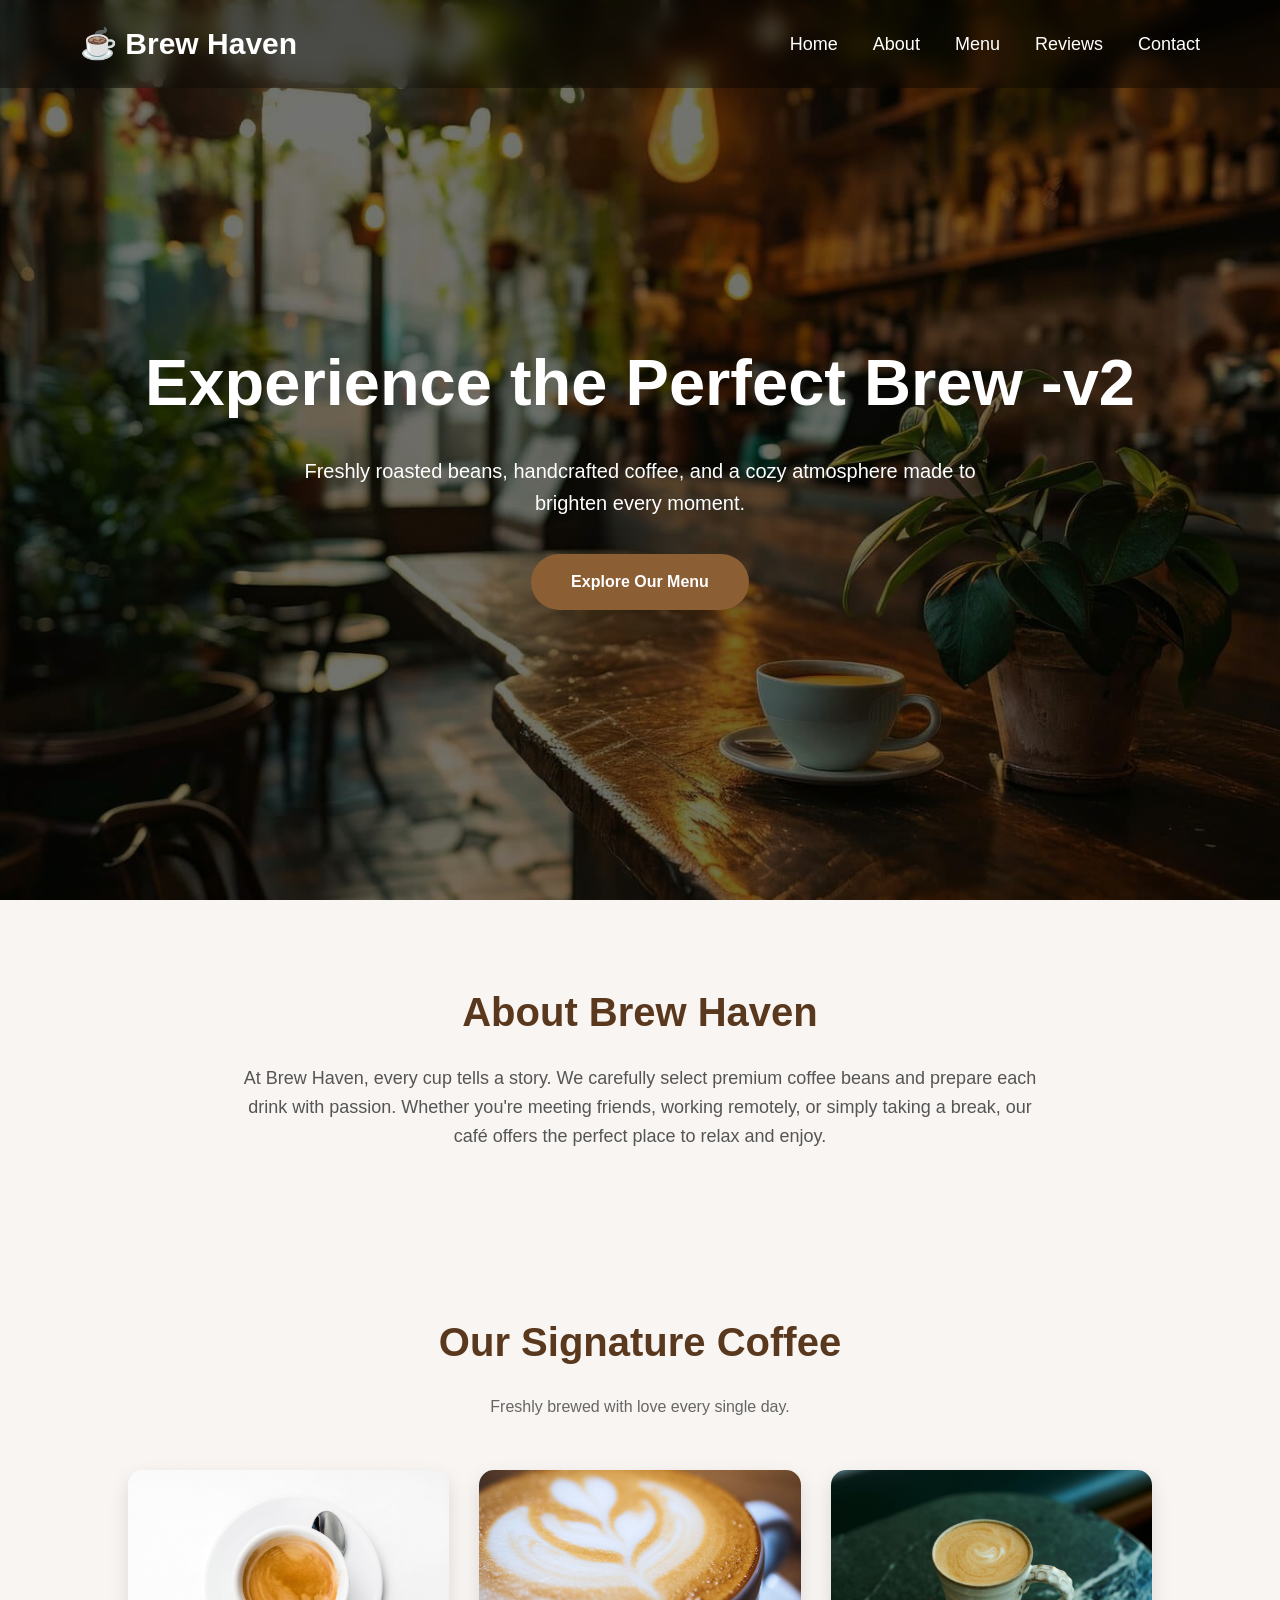
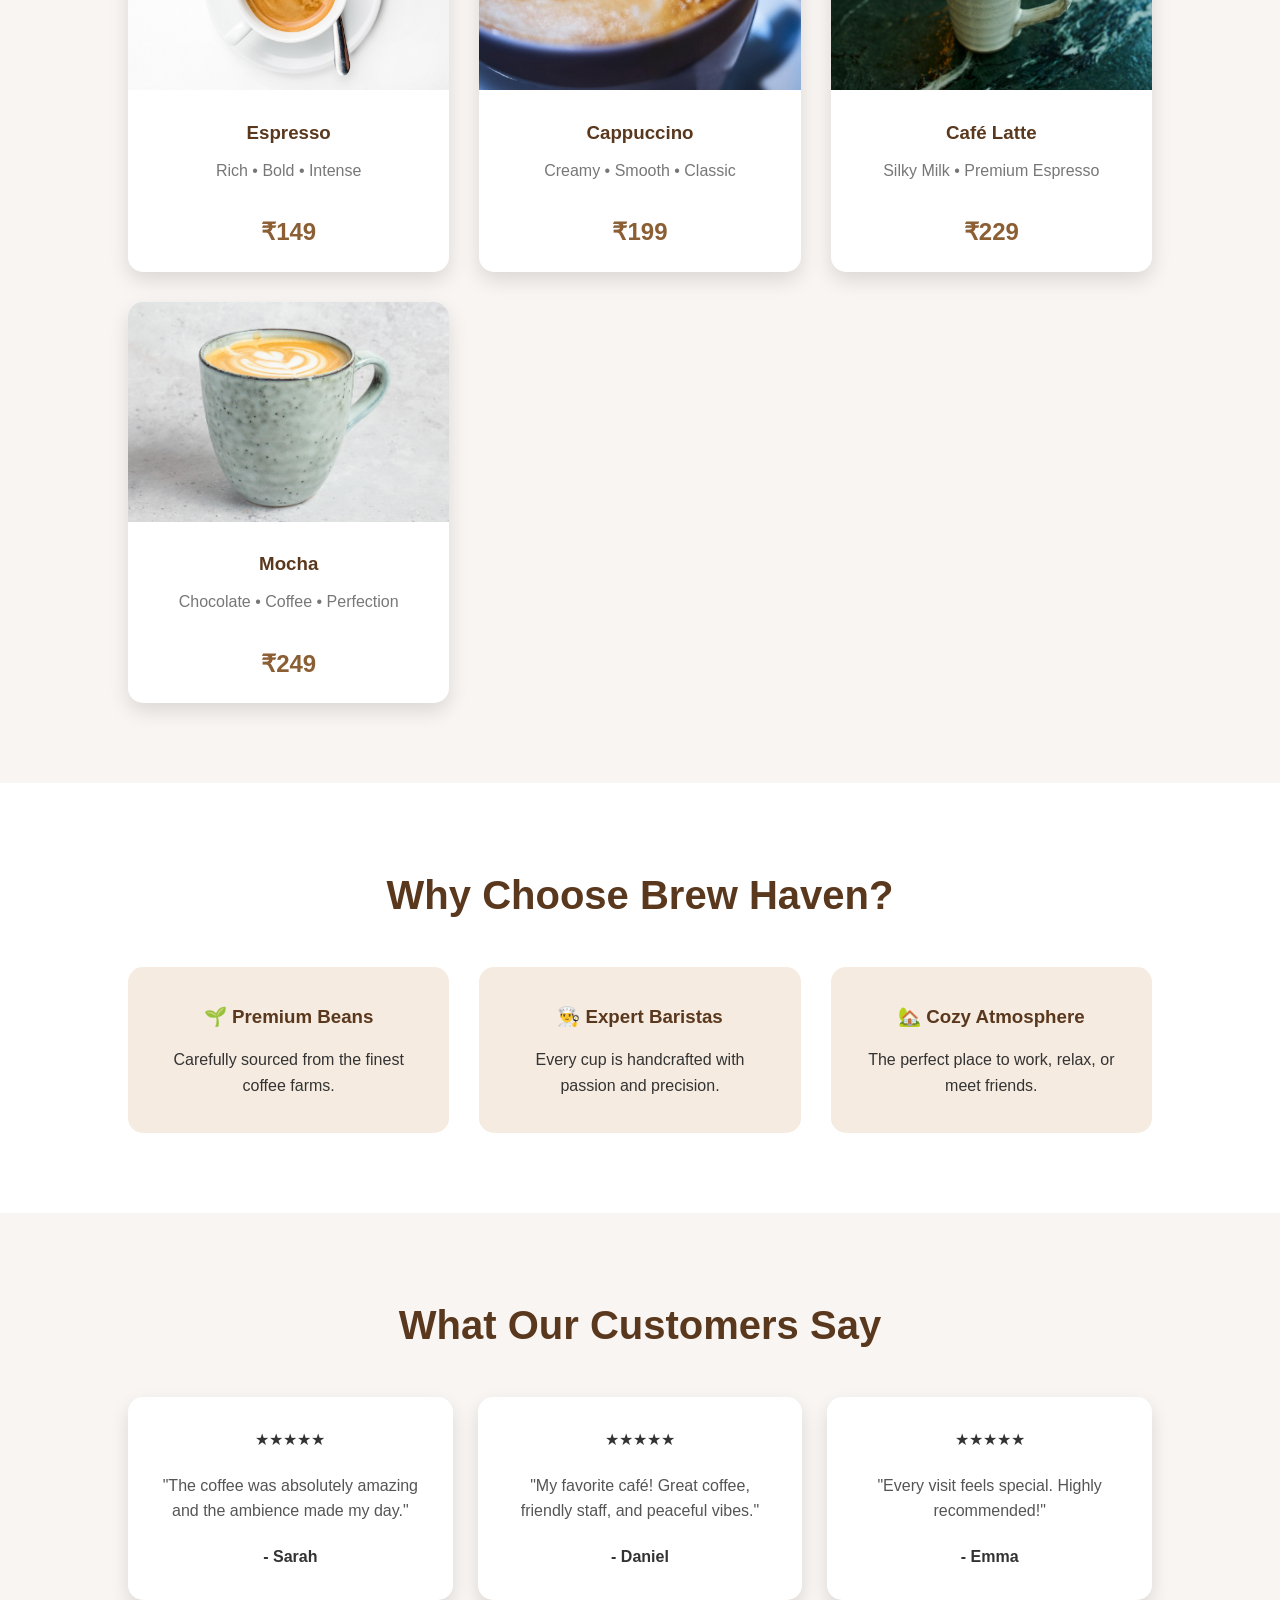
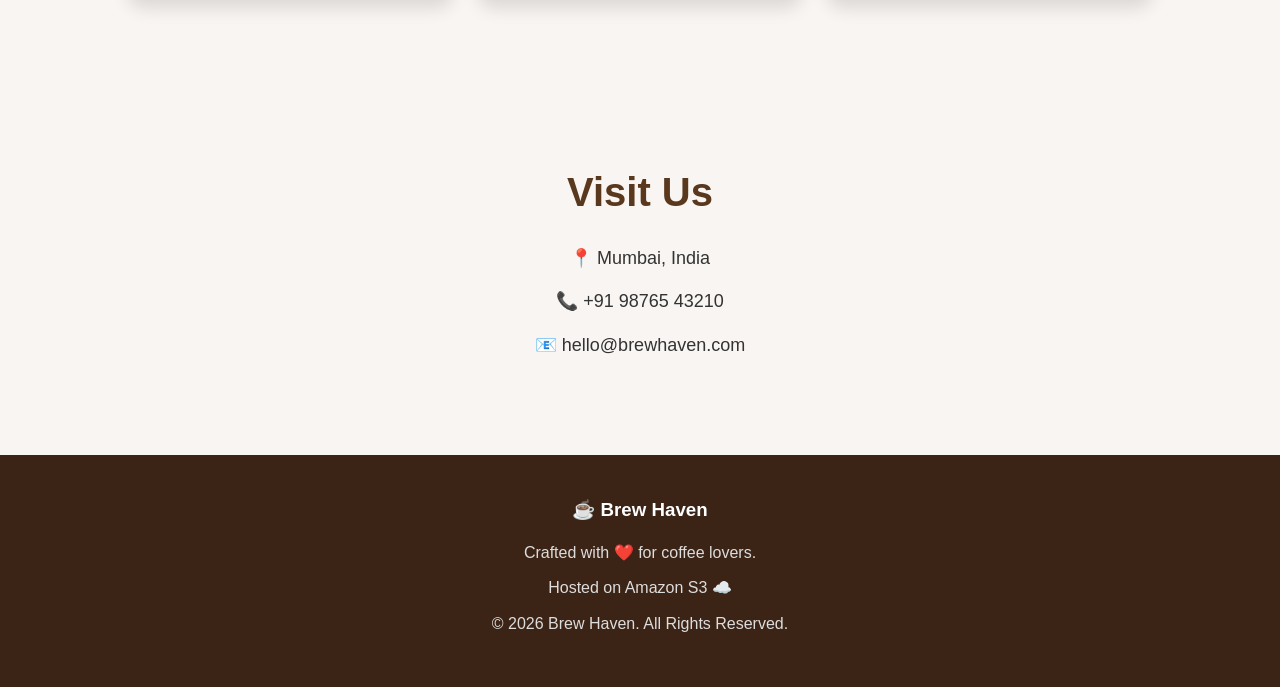
<file: AWS-S3-Static-Website-Hosting/website/index.html>
<!DOCTYPE html>
<html lang="en">
<head>
    <meta charset="UTF-8">
    <meta name="viewport" content="width=device-width, initial-scale=1.0">
    <title>Brew Haven | Premium Coffee Experience</title>
    <link rel="stylesheet" href="style.css">
</head>

<body>

<header class="hero">

<nav>
    <h2 class="logo">☕ Brew Haven</h2>

    <ul>
        <li><a href="#home">Home</a></li>
        <li><a href="#about">About</a></li>
        <li><a href="#menu">Menu</a></li>
        <li><a href="#reviews">Reviews</a></li>
        <li><a href="#contact">Contact</a></li>
    </ul>
</nav>

<div class="hero-content">

<h1>Experience the Perfect Brew -v2</h1>

<p>
Freshly roasted beans, handcrafted coffee, and a cozy atmosphere
made to brighten every moment.
</p>

<a href="#menu" class="btn">
Explore Our Menu
</a>

</div>

</header>

<!-- ABOUT -->

<section id="about">

<h2>About Brew Haven</h2>

<p>
At Brew Haven, every cup tells a story.
We carefully select premium coffee beans and prepare each drink with passion.
Whether you're meeting friends, working remotely,
or simply taking a break, our café offers the perfect place to relax and enjoy.
</p>

</section>

<!-- MENU -->

<section id="menu">

<h2>Our Signature Coffee</h2>

<p class="section-text">
Freshly brewed with love every single day.
</p>

<div class="menu-container">

<div class="card">

<img src="coffee1.jpg" alt="Espresso">

<h3>Espresso</h3>

<p>
Rich • Bold • Intense
</p>

<h4>₹149</h4>

</div>

<div class="card">

<img src="coffee2.jpg" alt="Cappuccino">

<h3>Cappuccino</h3>

<p>
Creamy • Smooth • Classic
</p>

<h4>₹199</h4>

</div>

<div class="card">

<img src="coffee3.jpg" alt="Latte">

<h3>Café Latte</h3>

<p>
Silky Milk • Premium Espresso
</p>

<h4>₹229</h4>

</div>

<div class="card">

<img src="coffee4.jpg" alt="Mocha">

<h3>Mocha</h3>

<p>
Chocolate • Coffee • Perfection
</p>

<h4>₹249</h4>

</div>

</div>

</section>

<!-- WHY US -->

<section class="features">

<h2>Why Choose Brew Haven?</h2>

<div class="feature-box">

<div>
<h3>🌱 Premium Beans</h3>
<p>Carefully sourced from the finest coffee farms.</p>
</div>

<div>
<h3>👨‍🍳 Expert Baristas</h3>
<p>Every cup is handcrafted with passion and precision.</p>
</div>

<div>
<h3>🏡 Cozy Atmosphere</h3>
<p>The perfect place to work, relax, or meet friends.</p>
</div>

</div>

</section>

<!-- REVIEWS -->

<section id="reviews">

<h2>What Our Customers Say</h2>

<div class="review-container">

<div class="review">

★★★★★

<p>
"The coffee was absolutely amazing and the ambience made my day."
</p>

<h4>- Sarah</h4>

</div>

<div class="review">

★★★★★

<p>
"My favorite café! Great coffee, friendly staff, and peaceful vibes."
</p>

<h4>- Daniel</h4>

</div>

<div class="review">

★★★★★

<p>
"Every visit feels special. Highly recommended!"
</p>

<h4>- Emma</h4>

</div>

</div>

</section>

<!-- CONTACT -->

<section id="contact">

<h2>Visit Us</h2>

<p>
📍 Mumbai, India
</p>

<p>
📞 +91 98765 43210
</p>

<p>
📧 hello@brewhaven.com
</p>

</section>

<!-- FOOTER -->

<footer>

<h3>☕ Brew Haven</h3>

<p>
Crafted with ❤️ for coffee lovers.
</p>

<p>
Hosted on Amazon S3 ☁️
</p>

<p>
© 2026 Brew Haven. All Rights Reserved.
</p>

</footer>

</body>
</html>
</file>
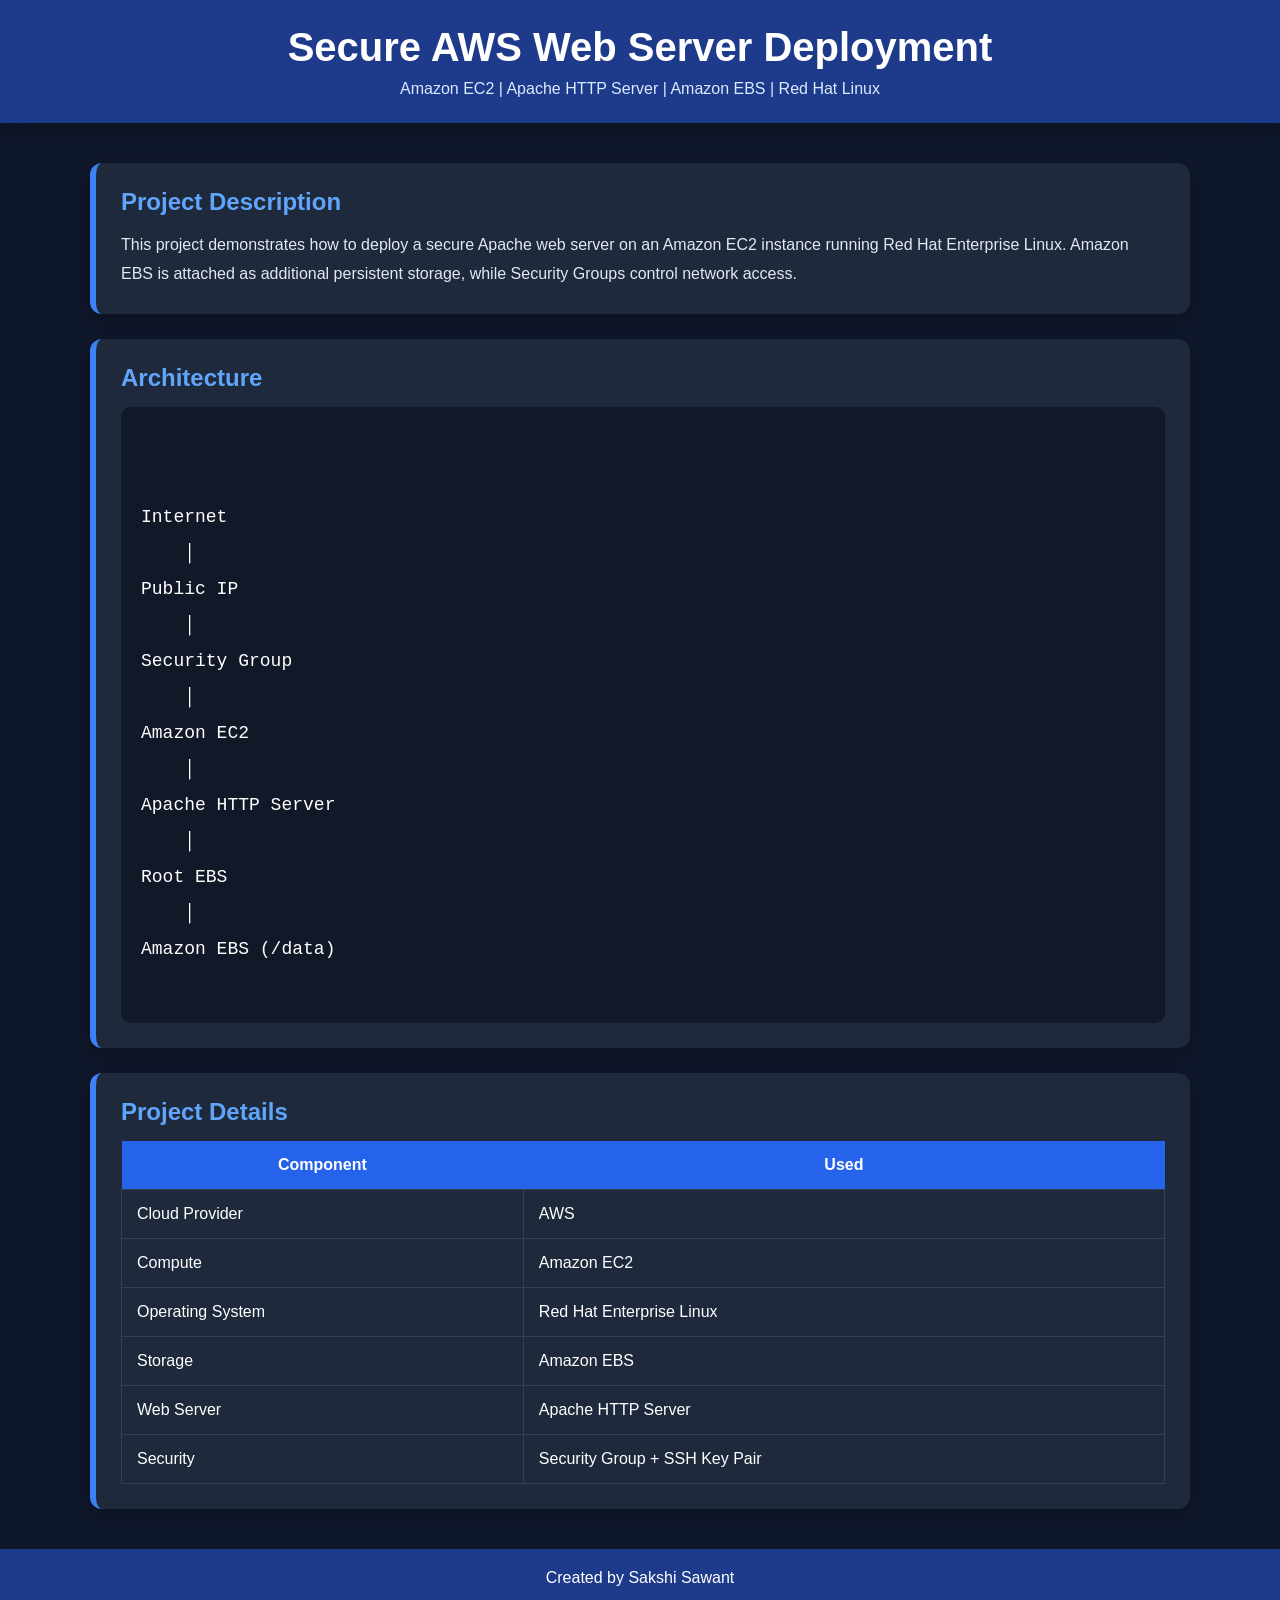
<file: Project01-Secure-AWS-Web-Server-Deployment/Website/index.html>
<!DOCTYPE html>
<html lang="en">
<head>
<meta charset="UTF-8">
<meta name="viewport" content="width=device-width, initial-scale=1.0">
<title>AWS Cloud Project</title>

<style>

*{
margin:0;
padding:0;
box-sizing:border-box;
font-family:Segoe UI,Tahoma,Geneva,Verdana,sans-serif;
}

body{
background:#0f172a;
color:white;
}

header{
background:#1e3a8a;
padding:25px;
text-align:center;
box-shadow:0 4px 15px rgba(0,0,0,.3);
}

header h1{
font-size:40px;
}

header p{
margin-top:10px;
color:#dbeafe;
}

.container{
width:90%;
max-width:1100px;
margin:40px auto;
}

.card{
background:#1e293b;
padding:25px;
margin-bottom:25px;
border-radius:12px;
border-left:6px solid #3b82f6;
box-shadow:0 5px 15px rgba(0,0,0,.25);
}

.card h2{
margin-bottom:15px;
color:#60a5fa;
}

.card p{
line-height:1.8;
color:#e2e8f0;
}

.architecture{
background:#111827;
padding:20px;
border-radius:10px;
font-family:monospace;
font-size:18px;
line-height:2;
white-space:pre;
overflow:auto;
}

table{
width:100%;
border-collapse:collapse;
margin-top:15px;
}

th{
background:#2563eb;
padding:15px;
}

td{
padding:15px;
background:#1e293b;
border:1px solid #334155;
}

footer{
background:#1e3a8a;
text-align:center;
padding:20px;
margin-top:40px;
}

</style>

</head>

<body>

<header>

<h1>Secure AWS Web Server Deployment</h1>

<p>Amazon EC2 | Apache HTTP Server | Amazon EBS | Red Hat Linux</p>

</header>

<div class="container">

<div class="card">

<h2>Project Description</h2>

<p>

This project demonstrates how to deploy a secure Apache web server on an Amazon EC2
instance running Red Hat Enterprise Linux. Amazon EBS is attached as additional
persistent storage, while Security Groups control network access.

</p>

</div>

<div class="card">

<h2>Architecture</h2>

<div class="architecture">

Internet
    │
Public IP
    │
Security Group
    │
Amazon EC2
    │
Apache HTTP Server
    │
Root EBS
    │
Amazon EBS (/data)

</div>

</div>

<div class="card">

<h2>Project Details</h2>

<table>

<tr>
<th>Component</th>
<th>Used</th>
</tr>

<tr>
<td>Cloud Provider</td>
<td>AWS</td>
</tr>

<tr>
<td>Compute</td>
<td>Amazon EC2</td>
</tr>

<tr>
<td>Operating System</td>
<td>Red Hat Enterprise Linux</td>
</tr>

<tr>
<td>Storage</td>
<td>Amazon EBS</td>
</tr>

<tr>
<td>Web Server</td>
<td>Apache HTTP Server</td>
</tr>

<tr>
<td>Security</td>
<td>Security Group + SSH Key Pair</td>
</tr>

</table>

</div>

</div>

<footer>

Created by Sakshi Sawant

</footer>

</body>
</html>
</file>
<file: AWS-S3-Static-Website-Hosting/website/style.css>
*{
    margin:0;
    padding:0;
    box-sizing:border-box;
    font-family:Arial, Helvetica, sans-serif;
}

html{
    scroll-behavior:smooth;
}

body{
    background:#f8f5f2;
    color:#333;
    line-height:1.6;
}

/* HERO */

.hero{
    height:100vh;
    background:linear-gradient(rgba(0,0,0,0.55),rgba(0,0,0,0.55)),url("hero.jpg");
    background-size:cover;
    background-position:center;
}

/* NAVBAR */

nav{
    display:flex;
    justify-content:space-between;
    align-items:center;
    padding:20px 80px;
    background:rgba(0,0,0,.35);
    backdrop-filter:blur(10px);
}

.logo{
    color:#fff;
    font-size:30px;
}

nav ul{
    display:flex;
    list-style:none;
}

nav ul li{
    margin-left:35px;
}

nav ul li a{
    color:white;
    text-decoration:none;
    font-size:18px;
    transition:.3s;
}

nav ul li a:hover{
    color:#d4a373;
}

/* HERO CONTENT */

.hero-content{
    height:85vh;
    display:flex;
    flex-direction:column;
    justify-content:center;
    align-items:center;
    text-align:center;
    color:white;
    padding:20px;
}

.hero-content h1{
    font-size:65px;
    margin-bottom:20px;
}

.hero-content p{
    width:700px;
    max-width:90%;
    font-size:20px;
    margin-bottom:35px;
}

.btn{
    display:inline-block;
    padding:15px 40px;
    background:#8b5e34;
    color:white;
    text-decoration:none;
    border-radius:50px;
    transition:.3s;
    font-weight:bold;
}

.btn:hover{
    background:#6f4518;
    transform:translateY(-3px);
}

/* GENERAL SECTION */

section{
    padding:80px 10%;
    text-align:center;
}

section h2{
    font-size:40px;
    margin-bottom:20px;
    color:#5a381e;
}

.section-text{
    color:#666;
    margin-bottom:50px;
}

/* ABOUT */

#about p{
    max-width:800px;
    margin:auto;
    font-size:18px;
    color:#555;
}

/* MENU */

.menu-container{
    display:grid;
    grid-template-columns:repeat(auto-fit,minmax(240px,1fr));
    gap:30px;
    margin-top:50px;
}

.card{
    background:white;
    border-radius:15px;
    overflow:hidden;
    box-shadow:0 8px 20px rgba(0,0,0,.12);
    transition:.3s;
}

.card:hover{
    transform:translateY(-10px);
}

.card img{
    width:100%;
    height:220px;
    object-fit:cover;
}

.card h3{
    margin-top:20px;
    color:#5a381e;
}

.card p{
    padding:10px 20px;
    color:#777;
}

.card h4{
    margin:20px;
    color:#8b5e34;
    font-size:24px;
}

/* FEATURES */

.features{
    background:#fff;
}

.feature-box{
    display:grid;
    grid-template-columns:repeat(auto-fit,minmax(250px,1fr));
    gap:30px;
    margin-top:40px;
}

.feature-box div{
    background:#f5ebe0;
    padding:35px;
    border-radius:15px;
    transition:.3s;
}

.feature-box div:hover{
    transform:translateY(-8px);
}

.feature-box h3{
    margin-bottom:15px;
    color:#5a381e;
}

/* REVIEWS */

.review-container{
    display:grid;
    grid-template-columns:repeat(auto-fit,minmax(250px,1fr));
    gap:25px;
    margin-top:40px;
}

.review{
    background:white;
    padding:30px;
    border-radius:15px;
    box-shadow:0 8px 18px rgba(0,0,0,.12);
}

.review p{
    margin:20px 0;
    color:#555;
}

/* CONTACT */

#contact p{
    margin:15px;
    font-size:18px;
}

/* FOOTER */

footer{
    background:#3b2416;
    color:white;
    text-align:center;
    padding:40px 20px;
}

footer h3{
    margin-bottom:15px;
}

footer p{
    margin:10px 0;
    color:#ddd;
}

/* RESPONSIVE */

@media(max-width:900px){

nav{
    flex-direction:column;
    padding:20px;
}

nav ul{
    margin-top:20px;
    flex-wrap:wrap;
    justify-content:center;
}

nav ul li{
    margin:10px 15px;
}

.hero-content h1{
    font-size:42px;
}

.hero-content p{
    font-size:18px;
}

section h2{
    font-size:32px;
}

}
</file>
